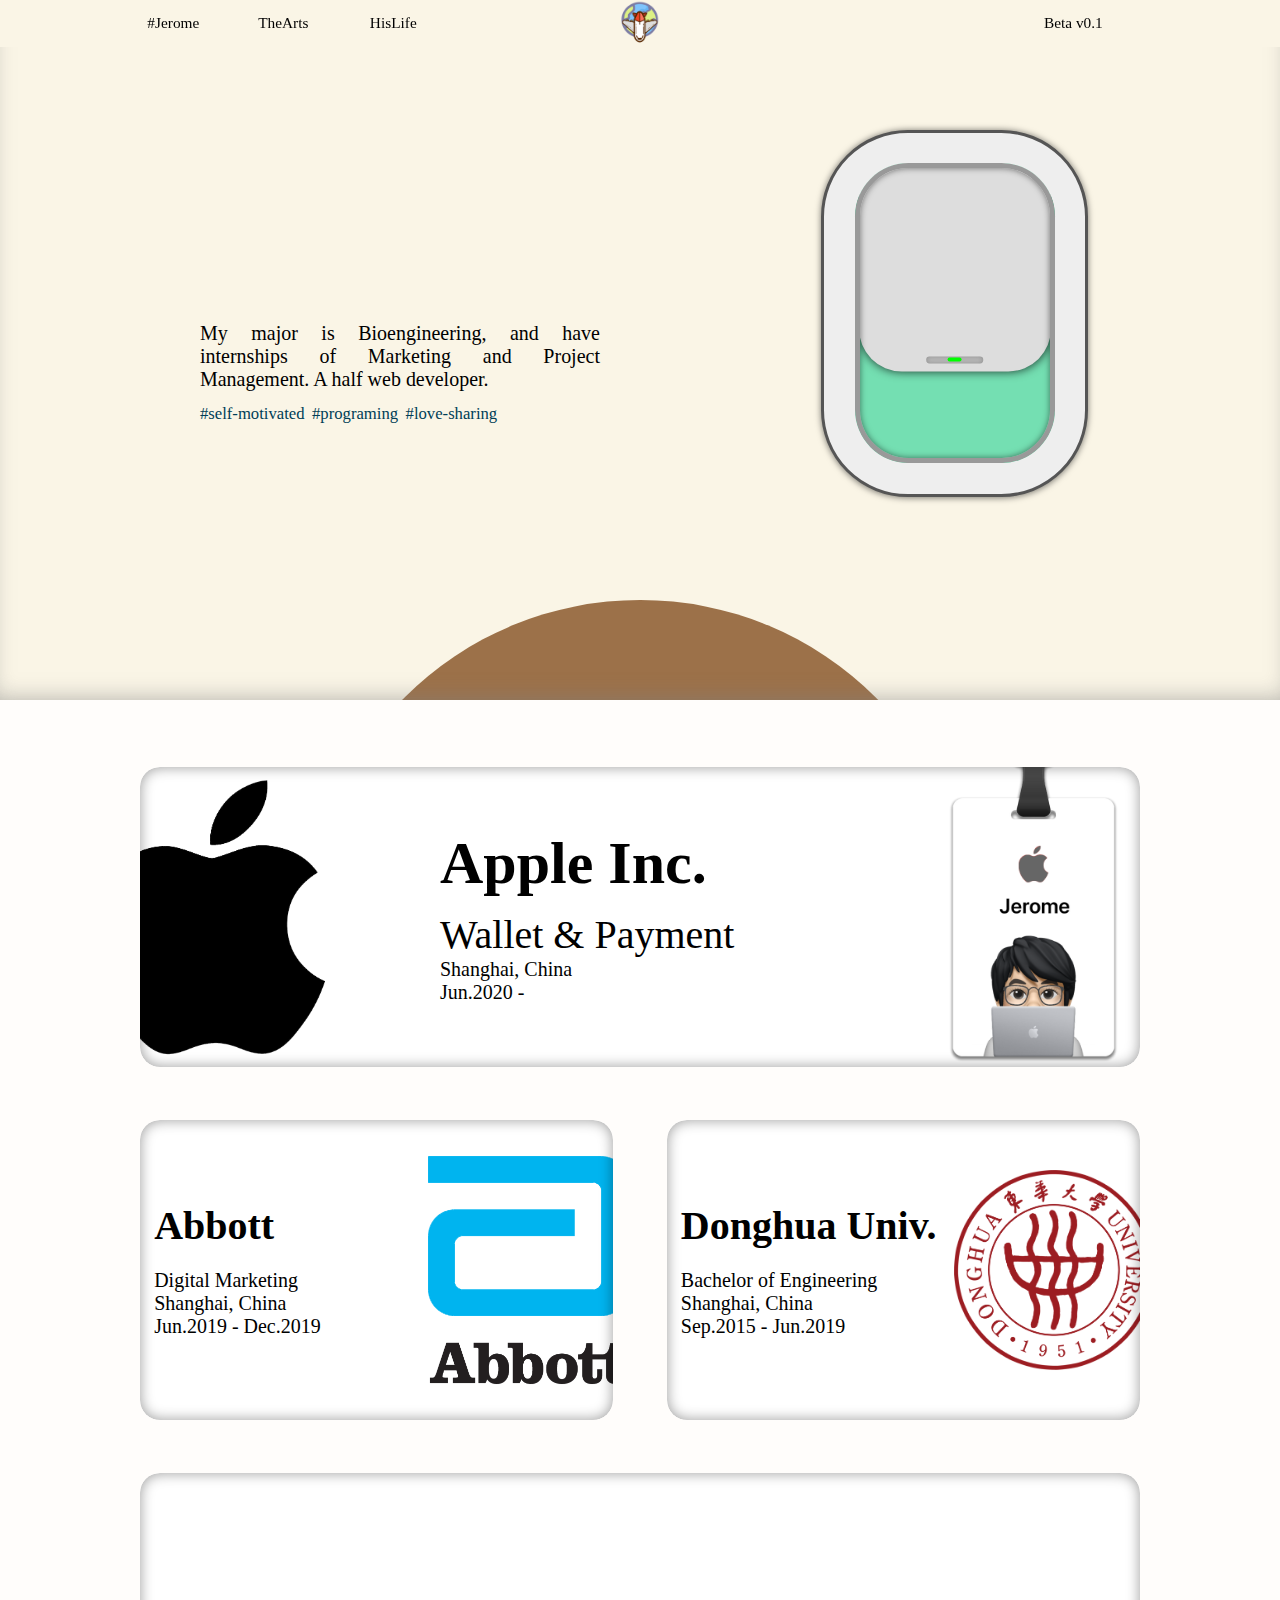
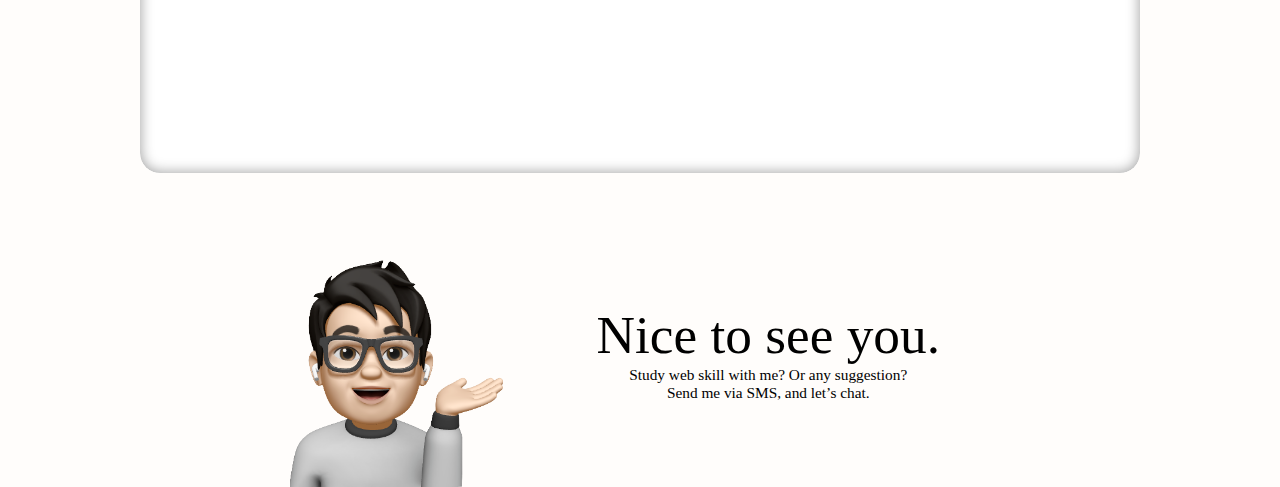
<file: index.html>
<!DOCTYPE html>
<html lang="en">
<head>
    <meta charset="UTF-8">
    <meta name="viewport" content="width=device-width, initial-scale=1.0">
    <title>JeromeGuan</title>
    <link rel="stylesheet" href="./css/index.css">
    <link rel="stylesheet" href="./css/animation.css">
    <script src="./js/index.js"></script>
</head>
<body>

    <!-- 头部：导航栏 + 头部大图 -->
    <!-- 头部：导航栏 -->
    <div class="shade"> test </div>
    <nav id="top-nav"> 

        <ul id="top-nav-btn-box">
            <li class="top-nav-btn">
                #Jerome
            </li>
            <li class="top-nav-btn">
                TheArts
            </li>
            <li class="top-nav-btn">
                HisLife
            </li>
        </ul>

        <div id="top-nav-chase-box">
            <div class="top-nav-chase-earth">
                <img src="./img/gadget-earth.png" alt="">
            </div>
            <div class="top-nav-chase-plane">
                <img src="./img/gadget-plane.png" alt="">
            </div>
        </div>

        <ul id="top-nav-share-box">
            Beta v0.1
        </ul>

    </nav>

    <!-- 头部：头部大图 -->
    <header id="top-header">

        <!-- 【预留】头部：背景大图 -->
        <div id="top-header-bg">

        </div>

        <!-- 头部：组件 -->
        <div id="top-header-imgs">
            <!-- 从左至右，从上至下 -->

            <!-- 旋转地球组件 -->
            <div id="top-header-earth">

            </div>

            <!-- 飞机舷窗部件 -->
            <div id="top-header-plane-window">
                <div class="window">
                    <div class="window-curtain">
                        <div class="curtain-handle">
                            <div class="curtain-light"></div>
                        </div>
                    </div>
                    <div class="window-inner-border"></div>
                </div>
            </div>

        </div>

        <!-- 头部：文本内容 -->
        <div id="top-header-content">

            <!-- 头部：Hi there, ... -->
            <div id="top-header-title">
                <p>
                    <span class="word"><i class="word-1">Hi</i></span>
                    <span class="space"></span>
                    <span class="word"><i class="word-2">there</i></span>
                    <span class="word"><i class="word-3">,</i></span>
                    <br/>
                </p>
                <p>
                    <span class="word"><i class="word-4">l'm</i></span>
                    <span class="space"></span>
                    <span class="word"><i class="word-5">Jerome</i></span>
                    <span class="space"></span>
                    <span class="word"><i class="word-6">Guan</i></span>
                    <span class="word"><i class="word-7">.</i></span>
                </p>
            </div>

            <!-- 头部：自我介绍 + 标签 -->
            <div id="top-header-text">
                My major is Bioengineering, and have internships of Marketing and Project Management. A half web developer. 
                <div class="tag-box">
                    <span class="hashtag">#self-motivated</span>
                    <span class="hashtag">#programing</span>
                    <span class="hashtag">#love-sharing</span>
                </div>
            </div>
        </div>

        <!-- 【固定装饰】头部：最上层阴影
        <div id="top-header-shadow"></div> -->

    </header>
    <!-- 头部结束 -->

    <!-- 内容部分：版心1500  -->
    <section id="mid-main">
        <div id="current-job" class="mid-main-long-box">
            <img src="./img/apple-logo.png" alt="" class="apple-logo">
            <div class="current-job-content">
                <div class="job-company">
                    Apple Inc.
                </div>
                <div class="job-title">
                    Wallet & Payment
                </div>
                <div class="job-location">
                    Shanghai, China
                </div>
                <div class="job-duration">
                    Jun.2020 - 
                </div>
            </div>
            <img src="./img/badge3.png" alt="" class="badge">

            <!-- 盒子内阴影 -->
            <div class="main-box-shadow long-box-shadow"></div>
        </div>

        <div class="short-box-container">
            <div id="past-job" class="mid-main-short-box left-box">
                <div class="past-job-content short-box-content">
                    <div class="job-company short-box-text-1">
                        Abbott
                    </div>
                    <div class="job-title short-box-text-2">
                        Digital Marketing
                    </div>
                    <div class="job-location short-box-text-3">
                        Shanghai, China
                    </div>
                    <div class="job-duration short-box-text-4">
                        Jun.2019 - Dec.2019
                    </div>
                </div>
                <img src="./img/abbott-logo.png" alt="" class="abbott-logo short-box-img">
                <!-- 短盒子内阴影 -->
                <div class="main-box-shadow short-box-shadow"></div>
            </div>
    
            <div id="education" class="mid-main-short-box right-box">
                <div class="education-content short-box-content">
                    <div class="edu-school short-box-text-1">
                        Donghua Univ.
                    </div>
                    <div class="edu-degree short-box-text-2">
                        Bachelor of Engineering
                    </div>
                    <div class="edu-location short-box-text-3">
                        Shanghai, China
                    </div>
                    <div class="edu-period short-box-text-4">
                        Sep.2015 - Jun.2019
                    </div>
                </div>
                <img src="./img/donghua-logo.png" alt="" class="donghua-logo short-box-img">
                <!-- 短盒子内阴影 -->
                <div class="main-box-shadow short-box-shadow"></div>
            </div>
        </div>

        <div id="work-gallery" class="mid-main-long-box">


            <!-- 盒子内阴影 -->
            <div class="main-box-shadow long-box-shadow"></div>
        </div>

    </section>

    <footer>
            <div id="footer-animoji">
                <img src="./img/service-animoji.png" alt="">
            </div>
            <div id="footer-content">
                <div class="footer-title">
                    Nice to see you.
                </div>
                <div class="footer-text">
                    Study web skill with me? Or any suggestion?
                    <br/>
                    Send me via SMS, and let’s chat.
                </div>
            </div>
    </footer>
    
</body>
</html>
</file>
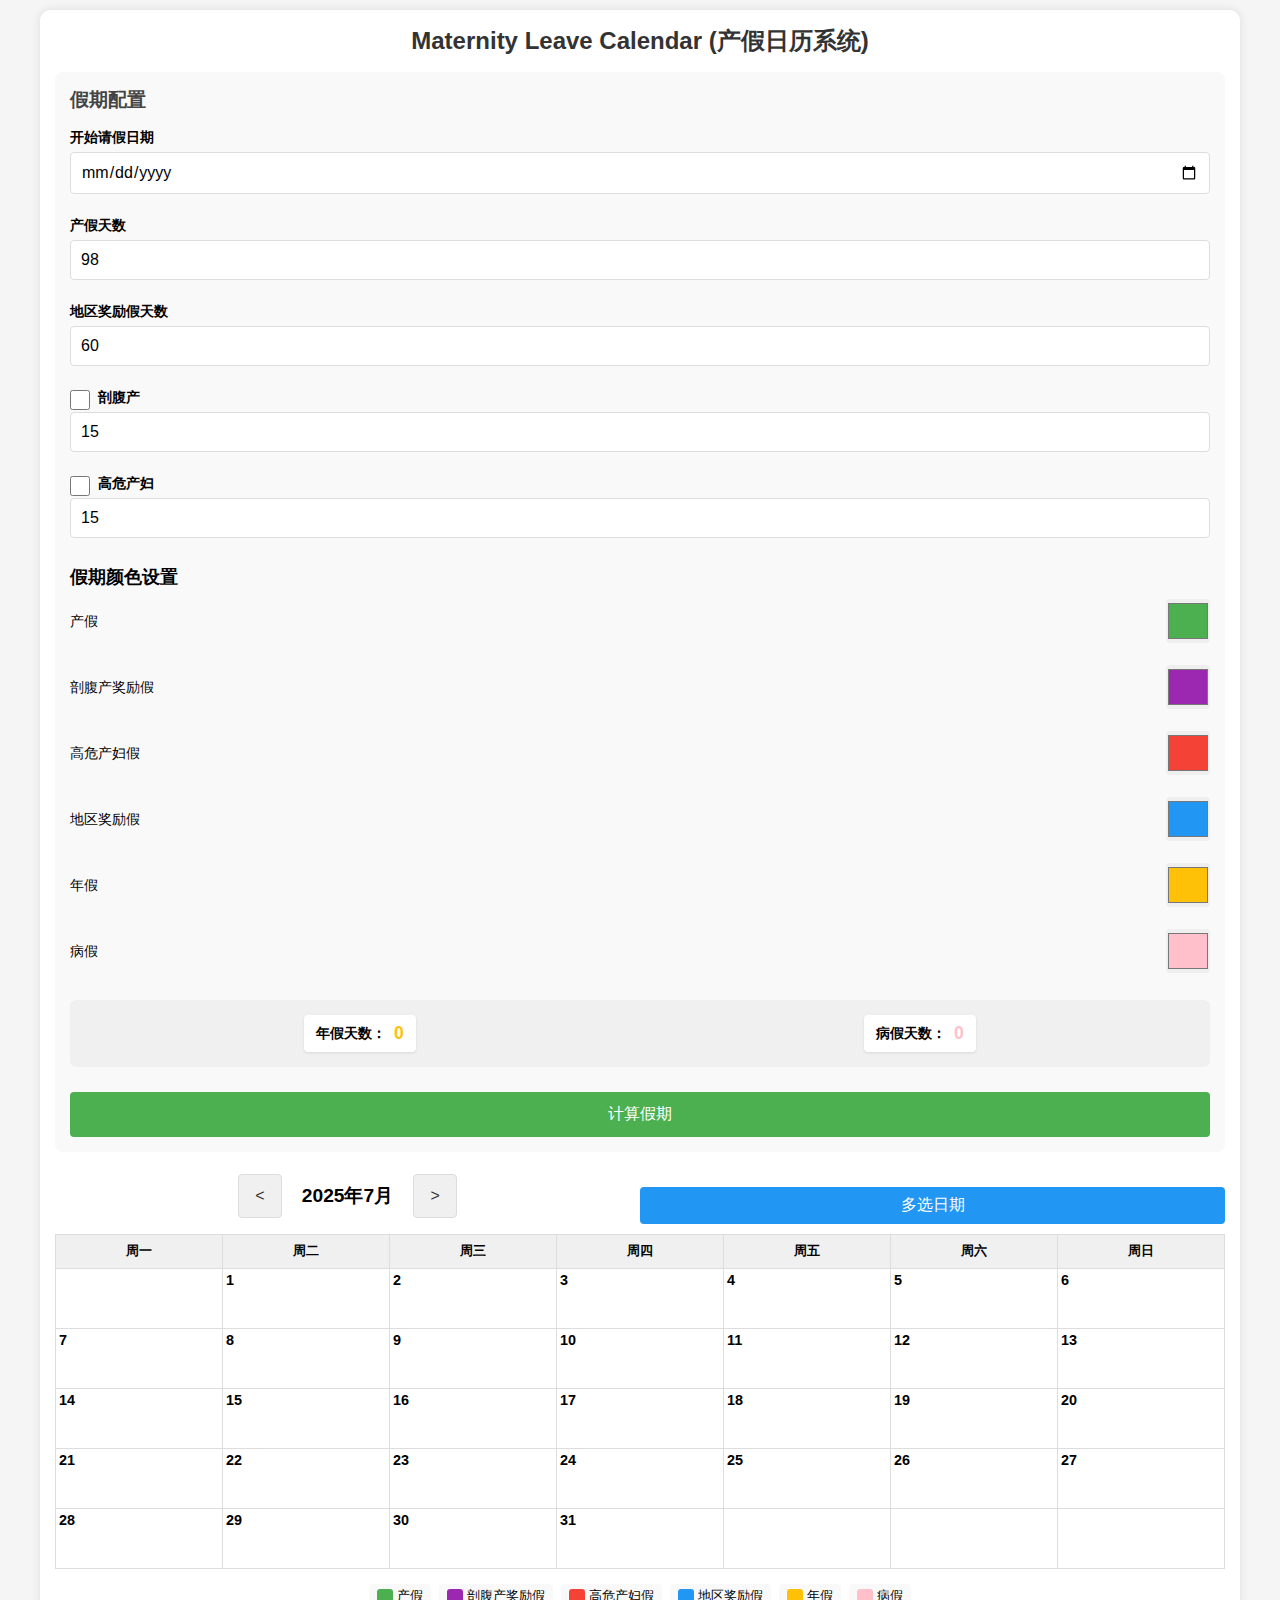
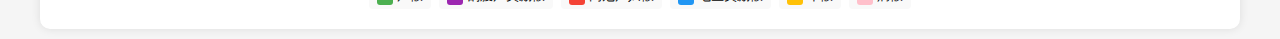
<file: Tools/MaternityLeaveCalendar.html>
<!DOCTYPE html>
<html lang="en">
<head>
  <meta charset="UTF-8">
  <meta name="viewport" content="width=device-width, initial-scale=1.0, maximum-scale=1.0, user-scalable=no">
  <meta name="theme-color" content="#ffffff">
  <meta name="mobile-web-app-capable" content="yes">
  <meta name="apple-mobile-web-app-capable" content="yes">
  <meta name="apple-mobile-web-app-status-bar-style" content="default">
  <meta name="format-detection" content="telephone=no">
  <meta name="apple-touch-fullscreen" content="yes">
  <title>Maternity Leave Calendar (产假日历系统)</title>
  <style>
    /* Basic reset */
    * {
      margin: 0;
      padding: 0;
      box-sizing: border-box;
      font-family: Arial, sans-serif;
      -webkit-tap-highlight-color: transparent;
    }

    body {
      padding: 10px;
      background-color: #f5f5f5;
    }

    .container {
      width: 100%;
      max-width: 1200px;
      margin: 0 auto;
      background-color: white;
      border-radius: 10px;
      box-shadow: 0 0 10px rgba(0, 0, 0, 0.1);
      padding: 15px;
      overflow-x: hidden;
    }

    h1 {
      text-align: center;
      margin-bottom: 15px;
      color: #333;
      font-size: 1.5rem;
    }

    /* Configuration panel */
    .config-panel {
      background-color: #f9f9f9;
      padding: 15px;
      border-radius: 8px;
      margin-bottom: 15px;
    }

    .config-panel h2 {
      margin-bottom: 15px;
      color: #444;
      font-size: 1.2rem;
    }

    .config-panel h3 {
      margin: 15px 0 10px;
      font-size: 1.1rem;
    }

    .form-group {
      margin-bottom: 12px;
      width: 100%;
    }

    .form-group label {
      display: block;
      margin-bottom: 5px;
      font-weight: bold;
      font-size: 0.9rem;
    }

    .form-row {
      display: flex;
      flex-wrap: wrap;
      gap: 10px;
      margin-bottom: 10px;
    }

    .form-group input[type="date"],
    .form-group input[type="number"] {
      width: 100%;
      padding: 10px;
      border: 1px solid #ddd;
      border-radius: 4px;
      font-size: 16px; /* Prevents iOS zoom on focus */
    }

    .form-group input[type="color"] {
      width: 44px;
      height: 44px;
      border: none;
      border-radius: 4px;
      cursor: pointer;
    }

    .color-picker-container {
      display: flex;
      align-items: center;
      gap: 10px;
    }

    .color-label {
      flex: 1;
      font-size: 0.9rem;
    }

    .checkbox-group {
      display: flex;
      align-items: center;
      gap: 8px;
    }

    .checkbox-group input[type="checkbox"] {
      width: 20px;
      height: 20px;
    }

    button {
      background-color: #4CAF50;
      color: white;
      border: none;
      padding: 12px 20px;
      border-radius: 4px;
      cursor: pointer;
      font-size: 16px;
      transition: background-color 0.3s;
      width: 100%;
      margin-top: 10px;
      -webkit-appearance: none; /* Fixes rendering on iOS */
    }

    button:hover, button:active {
      background-color: #45a049;
    }

    /* Leave count display */
    .leave-count-display {
      margin: 15px 0;
      padding: 10px;
      background-color: #f0f0f0;
      border-radius: 6px;
      display: flex;
      justify-content: space-around;
      flex-wrap: wrap;
    }

    .leave-count-item {
      padding: 8px 12px;
      margin: 5px;
      background-color: white;
      border-radius: 4px;
      box-shadow: 0 1px 3px rgba(0,0,0,0.1);
      display: flex;
      align-items: center;
      gap: 8px;
    }

    .leave-count-label {
      font-weight: bold;
      font-size: 0.9rem;
    }

    #annual-leave-count {
      color: #FFC107;
      font-weight: bold;
      font-size: 1.1rem;
    }

    #sick-leave-count {
      color: #FFC0CB;
      font-weight: bold;
      font-size: 1.1rem;
    }

    /* Calendar view */
    .calendar-container {
      margin-top: 15px;
      overflow-x: auto; /* Allow horizontal scrolling if needed */
    }

    .calendar-header {
      display: flex;
      justify-content: space-between;
      align-items: center;
      margin-bottom: 10px;
    }

    .month-selector {
      display: flex;
      align-items: center;
      gap: 10px;
      width: 100%;
      justify-content: center;
    }

    .month-selector h2 {
      font-size: 1.2rem;
      margin: 0 10px;
    }

    .month-selector button {
      background-color: #f0f0f0;
      color: #333;
      border: 1px solid #ddd;
      padding: 10px 15px;
      width: auto;
      margin: 0;
      min-width: 44px;
      height: 44px;
      display: flex;
      align-items: center;
      justify-content: center;
    }

    .month-selector button:hover, .month-selector button:active {
      background-color: #e0e0e0;
    }

    /* Multi-select styles */
    .multi-select-container {
      display: flex;
      justify-content: center;
      margin-top: 10px;
      width: 100%;
    }

    #multi-select-btn {
      background-color: #2196F3;
      color: white;
      padding: 8px 15px;
      border-radius: 4px;
      cursor: pointer;
      transition: background-color 0.3s;
    }

    #multi-select-btn.active {
      background-color: #f44336;
    }

    .multi-select-mode .calendar td {
      cursor: pointer;
    }

    .date-selected {
      background-color: #f0f0f0 !important;
    }

    .calendar {
      width: 100%;
      border-collapse: collapse;
      table-layout: fixed;
    }

    .calendar th {
      background-color: #f0f0f0;
      padding: 8px 2px;
      text-align: center;
      border: 1px solid #ddd;
      font-size: 0.8rem;
    }

    .calendar td {
      height: 60px;
      width: 14.28%;
      border: 1px solid #ddd;
      vertical-align: top;
      padding: 3px;
      position: relative;
      overflow: hidden;
    }

    .date-number {
      font-weight: bold;
      margin-bottom: 3px;
      font-size: 0.9rem;
    }

    .leave-count {
      font-size: 12px;
      position: absolute;
      bottom: 3px;
      right: 3px;
    }

    .leave-type {
      font-size: 10px;
      margin-top: 3px;
    }

    /* Media queries for responsive design */
    @media screen and (max-width: 600px) {
      .calendar td {
        height: 50px;
        padding: 2px;
      }

      .date-number {
        font-size: 0.8rem;
        margin-bottom: 2px;
      }

      .leave-count {
        font-size: 10px;
      }

      .leave-type {
        font-size: 9px;
      }

      .calendar th {
        padding: 5px 1px;
        font-size: 0.7rem;
      }
    }

    /* Legend */
    .legend {
      margin-top: 15px;
      display: flex;
      flex-wrap: wrap;
      gap: 8px;
      justify-content: center;
    }

    .legend-item {
      display: flex;
      align-items: center;
      gap: 4px;
      margin-bottom: 5px;
      padding: 4px 8px;
      background-color: #f9f9f9;
      border-radius: 4px;
    }

    .legend-item span {
      font-size: 0.8rem;
    }

    .legend-color {
      width: 16px;
      height: 16px;
      border-radius: 3px;
      flex-shrink: 0;
    }

    /* Additional media queries */
    @media screen and (max-width: 480px) {
      body {
        padding: 5px;
      }

      .container {
        padding: 10px;
        border-radius: 5px;
      }

      h1 {
        font-size: 1.3rem;
        margin-bottom: 10px;
      }

      .config-panel {
        padding: 10px;
      }

      .config-panel h2 {
        font-size: 1.1rem;
      }

      .config-panel h3 {
        font-size: 1rem;
      }

      .form-row {
        flex-direction: column;
        gap: 8px;
      }

      .form-group {
        margin-bottom: 8px;
      }

      .legend-item {
        padding: 3px 6px;
      }

      .legend-item span {
        font-size: 0.7rem;
      }

      .leave-count-display {
        margin: 10px 0;
        padding: 8px;
      }

      .leave-count-item {
        padding: 6px 10px;
        margin: 3px;
        width: calc(50% - 6px);
      }

      .leave-count-label {
        font-size: 0.8rem;
      }

      #annual-leave-count, #sick-leave-count {
        font-size: 1rem;
      }
    }

    /* iOS Safari specific fixes */
    @supports (-webkit-touch-callout: none) {
      /* Enable momentum scrolling */
      body {
        -webkit-overflow-scrolling: touch;
      }

      /* Fix for iOS input styling */
      input {
        -webkit-appearance: none;
        border-radius: 4px;
      }

      /* Fix for iOS date inputs */
      input[type="date"] {
        min-height: 44px;
        line-height: normal;
      }

      /* Fix for iOS button styling */
      button {
        cursor: pointer;
        -webkit-touch-callout: none;
      }

      /* Fix for iOS tap delay */
      a, button, input, select, textarea, label {
        touch-action: manipulation;
      }
    }
  </style>
</head>
<body>
<div class="container">
  <h1>Maternity Leave Calendar (产假日历系统)</h1>

  <!-- Configuration Panel -->
  <div class="config-panel">
    <h2>假期配置</h2>
    <div class="form-row">
      <div class="form-group">
        <label for="start-date">开始请假日期</label>
        <input type="date" id="start-date" min="2025-07-01" max="2026-08-31">
      </div>
      <div class="form-group">
        <label for="maternity-days">产假天数</label>
        <input type="number" id="maternity-days" value="98" min="0">
      </div>
      <div class="form-group">
        <label for="regional-bonus-days">地区奖励假天数</label>
        <input type="number" id="regional-bonus-days" value="60" min="0">
      </div>
    </div>

    <div class="form-row">
      <div class="form-group">
        <div class="checkbox-group">
          <input type="checkbox" id="c-section-checkbox">
          <label for="c-section-checkbox">剖腹产</label>
        </div>
        <input type="number" id="c-section-days" value="15" min="0">
      </div>
      <div class="form-group">
        <div class="checkbox-group">
          <input type="checkbox" id="high-risk-checkbox">
          <label for="high-risk-checkbox">高危产妇</label>
        </div>
        <input type="number" id="high-risk-days" value="15" min="0">
      </div>
    </div>

    <h3>假期颜色设置</h3>
    <div class="form-row">
      <div class="form-group">
        <div class="color-picker-container">
          <span class="color-label">产假</span>
          <input type="color" id="maternity-color" value="#4CAF50">
        </div>
      </div>
      <div class="form-group">
        <div class="color-picker-container">
          <span class="color-label">剖腹产奖励假</span>
          <input type="color" id="c-section-color" value="#9C27B0">
        </div>
      </div>
      <div class="form-group">
        <div class="color-picker-container">
          <span class="color-label">高危产妇假</span>
          <input type="color" id="high-risk-color" value="#F44336">
        </div>
      </div>
    </div>

    <div class="form-row">
      <div class="form-group">
        <div class="color-picker-container">
          <span class="color-label">地区奖励假</span>
          <input type="color" id="regional-bonus-color" value="#2196F3">
        </div>
      </div>
      <div class="form-group">
        <div class="color-picker-container">
          <span class="color-label">年假</span>
          <input type="color" id="annual-leave-color" value="#FFC107">
        </div>
      </div>
      <div class="form-group">
        <div class="color-picker-container">
          <span class="color-label">病假</span>
          <input type="color" id="sick-leave-color" value="#FFC0CB">
        </div>
      </div>
    </div>

    <!-- Leave Count Display -->
    <div class="leave-count-display">
      <div class="leave-count-item">
        <span class="leave-count-label">年假天数：</span>
        <span id="annual-leave-count">0</span>
      </div>
      <div class="leave-count-item">
        <span class="leave-count-label">病假天数：</span>
        <span id="sick-leave-count">0</span>
      </div>
    </div>

    <button id="calculate-btn">计算假期</button>
  </div>

  <!-- Calendar View -->
  <div class="calendar-container">
    <div class="calendar-header">
      <div class="month-selector">
        <button id="prev-month">&lt;</button>
        <h2 id="current-month">2025年7月</h2>
        <button id="next-month">&gt;</button>
      </div>
      <div class="multi-select-container">
        <button id="multi-select-btn">多选日期</button>
      </div>
    </div>

    <table class="calendar">
      <thead>
      <tr>
        <th>周一</th>
        <th>周二</th>
        <th>周三</th>
        <th>周四</th>
        <th>周五</th>
        <th>周六</th>
        <th>周日</th>
      </tr>
      </thead>
      <tbody id="calendar-body">
      <!-- Calendar cells will be generated by JavaScript -->
      </tbody>
    </table>
  </div>

  <!-- Legend -->
  <div class="legend">
    <div class="legend-item">
      <div class="legend-color" style="background-color: #4CAF50;"></div>
      <span>产假</span>
    </div>
    <div class="legend-item">
      <div class="legend-color" style="background-color: #9C27B0;"></div>
      <span>剖腹产奖励假</span>
    </div>
    <div class="legend-item">
      <div class="legend-color" style="background-color: #F44336;"></div>
      <span>高危产妇假</span>
    </div>
    <div class="legend-item">
      <div class="legend-color" style="background-color: #2196F3;"></div>
      <span>地区奖励假</span>
    </div>
    <div class="legend-item">
      <div class="legend-color" style="background-color: #FFC107;"></div>
      <span>年假</span>
    </div>
    <div class="legend-item">
      <div class="legend-color" style="background-color: #FFC0CB;"></div>
      <span>病假</span>
    </div>
  </div>
</div>

<script>
  // Maternity Leave Calendar JavaScript

  // Constants for date range
  const START_YEAR = 2025;
  const START_MONTH = 6; // July (0-indexed)
  const END_YEAR = 2026;
  const END_MONTH = 7; // August (0-indexed)

  // Public holidays
  const PUBLIC_HOLIDAYS = [
    { date: new Date(2026, 5, 19), name: "端午节" },
    { date: new Date(2025, 9, 6), name: "中秋节" },
    { date: new Date(2025, 9, 4), name: "国庆节" },
    { date: new Date(2025, 9, 5), name: "国庆节" },
    { date: new Date(2025, 9, 7), name: "国庆节" },
    { date: new Date(2025, 9, 8), name: "国庆节" },
    { date: new Date(2026, 0, 1), name: "元旦节" },
    { date: new Date(2026, 1, 16), name: "春节" },
    { date: new Date(2026, 1, 17), name: "春节" },
    { date: new Date(2026, 1, 18), name: "春节" },
    { date: new Date(2026, 1, 19), name: "春节" },
    { date: new Date(2026, 3, 5), name: "清明节" },
    { date: new Date(2026, 4, 1), name: "劳动节" },
    { date: new Date(2026, 4, 2), name: "劳动节" },
    { date: new Date(2025, 9, 1), name: "国庆节" },
    { date: new Date(2025, 9, 2), name: "国庆节" },
    { date: new Date(2025, 9, 3), name: "国庆节" }
  ];

  // Global variables
  let currentYear = START_YEAR;
  let currentMonth = START_MONTH;
  let leaveData = {}; // Store leave data for each date
  let userDefinedLeaves = {}; // Store user-defined annual and sick leaves
  let annualLeaveCount = 0; // Track total annual leave days
  let sickLeaveCount = 0; // Track total sick leave days

  // Multi-select variables
  let isMultiSelectMode = false; // Track if multi-select mode is active
  let firstSelectedDate = null; // First selected date in range
  let secondSelectedDate = null; // Second selected date in range
  let selectedDateRange = []; // Array of dates in the selected range

  // DOM elements
  const calendarBody = document.getElementById('calendar-body');
  const currentMonthElement = document.getElementById('current-month');
  const prevMonthButton = document.getElementById('prev-month');
  const nextMonthButton = document.getElementById('next-month');
  const calculateButton = document.getElementById('calculate-btn');
  const multiSelectButton = document.getElementById('multi-select-btn');

  // Update the leave count display
  function updateLeaveCountDisplay() {
    document.getElementById('annual-leave-count').textContent = annualLeaveCount;
    document.getElementById('sick-leave-count').textContent = sickLeaveCount;
  }

  // Initialize leave counts based on existing data
  function initializeLeaveCounters() {
    annualLeaveCount = 0;
    sickLeaveCount = 0;

    // Count existing annual and sick leaves
    for (const dateString in userDefinedLeaves) {
      if (userDefinedLeaves[dateString] === 'annual') {
        annualLeaveCount++;
      } else if (userDefinedLeaves[dateString] === 'sick') {
        sickLeaveCount++;
      }
    }

    updateLeaveCountDisplay();
  }

  // Initialize the calendar
  document.addEventListener('DOMContentLoaded', function() {
    renderCalendar(currentYear, currentMonth);
    setupEventListeners();
    initializeLeaveCounters(); // Initialize leave counters and display
  });

  // Set up event listeners
  function setupEventListeners() {
    prevMonthButton.addEventListener('click', navigateToPreviousMonth);
    nextMonthButton.addEventListener('click', navigateToNextMonth);
    calculateButton.addEventListener('click', calculateLeaves);
    multiSelectButton.addEventListener('click', toggleMultiSelectMode);
  }

  // Toggle multi-select mode
  function toggleMultiSelectMode() {
    isMultiSelectMode = !isMultiSelectMode;

    // Toggle button appearance
    if (isMultiSelectMode) {
      multiSelectButton.classList.add('active');
      multiSelectButton.textContent = '退出多选';
      document.body.classList.add('multi-select-mode');

      // Reset selection variables
      firstSelectedDate = null;
      secondSelectedDate = null;
      selectedDateRange = [];
    } else {
      multiSelectButton.classList.remove('active');
      multiSelectButton.textContent = '多选日期';
      document.body.classList.remove('multi-select-mode');

      // Clear any highlighted cells and restore original colors
      const highlightedCells = document.querySelectorAll('.date-selected');
      highlightedCells.forEach(cell => {
        cell.classList.remove('date-selected');

        // Get the date string from the cell
        const dateString = cell.getAttribute('data-date');

        // Only restore color if the cell doesn't have a leave type
        if (dateString && (!leaveData[dateString] || 
            (leaveData[dateString].type !== 'maternity' && 
             leaveData[dateString].type !== 'regional-bonus' && 
             leaveData[dateString].type !== 'c-section' && 
             leaveData[dateString].type !== 'high-risk'))) {
          // Remove any background color that was added for selection
          cell.style.backgroundColor = leaveData[dateString] ? leaveData[dateString].color : '';
        }
      });
    }

    // Re-render the calendar to update cell click handlers
    renderCalendar(currentYear, currentMonth);
  }

  // Handle date selection in multi-select mode
  function handleDateSelection(dateString) {
    if (!firstSelectedDate) {
      // First date selection
      firstSelectedDate = dateString;
      selectedDateRange = [dateString];

      // Highlight the selected cell
      const cell = document.querySelector(`td[data-date="${dateString}"]`);
      if (cell) {
        cell.classList.add('date-selected');
      }
    } else if (!secondSelectedDate) {
      // Second date selection
      secondSelectedDate = dateString;

      // Determine start and end dates (ensure chronological order)
      const startDate = new Date(firstSelectedDate);
      const endDate = new Date(dateString);

      let rangeStart, rangeEnd;
      if (startDate <= endDate) {
        rangeStart = startDate;
        rangeEnd = endDate;
      } else {
        rangeStart = endDate;
        rangeEnd = startDate;
      }

      // Generate array of dates in the range
      selectedDateRange = [];
      const currentDate = new Date(rangeStart);
      while (currentDate <= rangeEnd) {
        const currentDateString = formatDate(currentDate);

        // Check if this date can be selected (not maternity, regional bonus, etc.)
        const canBeSelected = !leaveData[currentDateString] || 
                             (leaveData[currentDateString].type === 'annual' || 
                              leaveData[currentDateString].type === 'sick' ||
                              leaveData[currentDateString].type === undefined);

        if (canBeSelected) {
          selectedDateRange.push(currentDateString);
        }

        // Move to next day
        currentDate.setDate(currentDate.getDate() + 1);
      }

      // Highlight all cells in the range
      selectedDateRange.forEach(date => {
        const cell = document.querySelector(`td[data-date="${date}"]`);
        if (cell) {
          cell.classList.add('date-selected');
        }
      });

      // Show context menu for applying leave type to the range
      if (selectedDateRange.length > 0) {
        showRangeContextMenu();
      }
    }
  }

  // Show context menu for applying leave type to the selected range
  function showRangeContextMenu() {
    // Remove any existing context menu
    const existingMenu = document.querySelector('.leave-context-menu');
    if (existingMenu) {
      existingMenu.remove();
    }

    // Create context menu
    const contextMenu = document.createElement('div');
    contextMenu.className = 'leave-context-menu';
    contextMenu.style.position = 'fixed';
    contextMenu.style.backgroundColor = 'white';
    contextMenu.style.border = '1px solid #ddd';
    contextMenu.style.borderRadius = '8px';
    contextMenu.style.padding = '8px';
    contextMenu.style.boxShadow = '0 4px 10px rgba(0,0,0,0.2)';
    contextMenu.style.zIndex = '1000';
    contextMenu.style.width = 'auto';
    contextMenu.style.minWidth = '200px';

    // Position in the center of the screen
    const windowWidth = window.innerWidth;
    const windowHeight = window.innerHeight;
    contextMenu.style.left = `${(windowWidth - 200) / 2}px`;
    contextMenu.style.top = `${(windowHeight - 150) / 2}px`;

    // Create option styles
    const optionStyle = `
        padding: 12px 15px;
        cursor: pointer;
        border-bottom: 1px solid #eee;
        font-size: 16px;
        text-align: center;
        transition: background-color 0.2s;
    `;

    // Add title
    const title = document.createElement('div');
    title.textContent = `已选择 ${selectedDateRange.length} 天`;
    title.style.cssText = `
        padding: 10px;
        font-weight: bold;
        text-align: center;
        border-bottom: 1px solid #eee;
        margin-bottom: 5px;
    `;
    contextMenu.appendChild(title);

    // Add options
    const annualLeaveOption = document.createElement('div');
    annualLeaveOption.textContent = '设置为年假';
    annualLeaveOption.style.cssText = optionStyle;
    annualLeaveOption.addEventListener('click', function() {
      applyLeaveTypeToRange('annual');
      contextMenu.remove();
    });

    const sickLeaveOption = document.createElement('div');
    sickLeaveOption.textContent = '设置为病假';
    sickLeaveOption.style.cssText = optionStyle;
    sickLeaveOption.addEventListener('click', function() {
      applyLeaveTypeToRange('sick');
      contextMenu.remove();
    });

    const clearLeaveOption = document.createElement('div');
    clearLeaveOption.textContent = '清除假期';
    clearLeaveOption.style.cssText = optionStyle;
    clearLeaveOption.addEventListener('click', function() {
      applyLeaveTypeToRange(null); // null will clear the leave
      contextMenu.remove();
    });

    const cancelOption = document.createElement('div');
    cancelOption.textContent = '取消';
    cancelOption.style.cssText = optionStyle;
    cancelOption.style.borderBottom = 'none';
    cancelOption.addEventListener('click', function() {
      // Clear selection
      firstSelectedDate = null;
      secondSelectedDate = null;

      // Clear highlighted cells
      const highlightedCells = document.querySelectorAll('.date-selected');
      highlightedCells.forEach(cell => {
        cell.classList.remove('date-selected');
      });

      selectedDateRange = [];
      contextMenu.remove();
    });

    // Add touch feedback
    const addTouchFeedback = (element) => {
      element.addEventListener('touchstart', function() {
        this.style.backgroundColor = '#f0f0f0';
      });
      element.addEventListener('touchend', function() {
        this.style.backgroundColor = 'transparent';
      });
      element.addEventListener('mousedown', function() {
        this.style.backgroundColor = '#f0f0f0';
      });
      element.addEventListener('mouseup', function() {
        this.style.backgroundColor = 'transparent';
      });
    };

    addTouchFeedback(annualLeaveOption);
    addTouchFeedback(sickLeaveOption);
    addTouchFeedback(clearLeaveOption);
    addTouchFeedback(cancelOption);

    contextMenu.appendChild(annualLeaveOption);
    contextMenu.appendChild(sickLeaveOption);
    contextMenu.appendChild(clearLeaveOption);
    contextMenu.appendChild(cancelOption);

    document.body.appendChild(contextMenu);
  }

  // Apply leave type to the selected range
  function applyLeaveTypeToRange(leaveType) {
    if (selectedDateRange.length === 0) return;

    for (const dateString of selectedDateRange) {
      const date = new Date(dateString);
      const dayOfWeek = date.getDay(); // 0 = Sunday, 6 = Saturday

      // For annual leave, skip weekends
      if (leaveType === 'annual' && (dayOfWeek === 0 || dayOfWeek === 6)) {
        continue;
      }

      // Apply leave type to this date
      setUserDefinedLeave(dateString, leaveType);
    }

    // Reset selection variables
    firstSelectedDate = null;
    secondSelectedDate = null;
    selectedDateRange = [];

    // Exit multi-select mode
    toggleMultiSelectMode();
  }

  // Navigate to previous month
  function navigateToPreviousMonth() {
    if (currentYear === START_YEAR && currentMonth === START_MONTH) {
      return; // Don't go before July 2025
    }

    currentMonth--;
    if (currentMonth < 0) {
      currentMonth = 11;
      currentYear--;
    }

    renderCalendar(currentYear, currentMonth);
  }

  // Navigate to next month
  function navigateToNextMonth() {
    if (currentYear === END_YEAR && currentMonth === END_MONTH) {
      return; // Don't go after May 2026
    }

    currentMonth++;
    if (currentMonth > 11) {
      currentMonth = 0;
      currentYear++;
    }

    renderCalendar(currentYear, currentMonth);
  }

  // Render the calendar for a specific month
  function renderCalendar(year, month) {
    // Update the current month display
    const monthNames = ['1月', '2月', '3月', '4月', '5月', '6月', '7月', '8月', '9月', '10月', '11月', '12月'];
    currentMonthElement.textContent = `${year}年${monthNames[month]}`;

    // Clear the calendar
    calendarBody.innerHTML = '';

    // Get the first day of the month (0 = Sunday, 1 = Monday, ..., 6 = Saturday)
    const firstDay = new Date(year, month, 1).getDay();
    // Adjust for Monday as first day of week (0 = Monday, 1 = Tuesday, ..., 6 = Sunday)
    const firstDayAdjusted = (firstDay === 0) ? 6 : firstDay - 1;

    // Get the number of days in the month
    const daysInMonth = new Date(year, month + 1, 0).getDate();

    // Create calendar rows
    let date = 1;
    for (let i = 0; i < 6; i++) { // Maximum 6 rows
      // Create a row
      const row = document.createElement('tr');

      // Create cells for each day of the week
      for (let j = 0; j < 7; j++) {
        const cell = document.createElement('td');

        if (i === 0 && j < firstDayAdjusted) {
          // Empty cells before the first day of the month
          cell.textContent = '';
        } else if (date > daysInMonth) {
          // Empty cells after the last day of the month
          cell.textContent = '';
        } else {
          // Create the date cell
          const dateObj = new Date(year, month, date);
          const dateString = formatDate(dateObj);

          // Create date number element
          const dateNumber = document.createElement('div');
          dateNumber.className = 'date-number';
          dateNumber.textContent = date;
          cell.appendChild(dateNumber);

          // Add data attribute for date
          cell.setAttribute('data-date', dateString);

          // Check if this date has leave data
          if (leaveData[dateString]) {
            // Set background color based on leave type
            cell.style.backgroundColor = leaveData[dateString].color;

            // Add leave count if applicable
            if (leaveData[dateString].count) {
              const leaveCount = document.createElement('div');
              leaveCount.className = 'leave-count';
              leaveCount.textContent = leaveData[dateString].count;
              cell.appendChild(leaveCount);
            }

            // Add leave type text if it's annual or sick leave
            if (leaveData[dateString].type === 'annual' || leaveData[dateString].type === 'sick') {
              const leaveType = document.createElement('div');
              leaveType.className = 'leave-type';
              leaveType.textContent = leaveData[dateString].type === 'annual' ? '年假' : '病假';
              cell.appendChild(leaveType);
            }
          }

          // Check if this is a public holiday
          const isHoliday = PUBLIC_HOLIDAYS.some(holiday =>
                  holiday.date.getFullYear() === dateObj.getFullYear() &&
                  holiday.date.getMonth() === dateObj.getMonth() &&
                  holiday.date.getDate() === dateObj.getDate()
          );

          // Check if this is October 11, 2025 (working day)
          const isWorkingDay = dateObj.getFullYear() === 2025 &&
                  dateObj.getMonth() === 9 &&
                  dateObj.getDate() === 11;

          if (isHoliday) {
            // Mark public holidays
            cell.style.color = 'red';
            const holidayInfo = PUBLIC_HOLIDAYS.find(holiday =>
                    holiday.date.getFullYear() === dateObj.getFullYear() &&
                    holiday.date.getMonth() === dateObj.getMonth() &&
                    holiday.date.getDate() === dateObj.getDate()
            );

            const holidayName = document.createElement('div');
            holidayName.className = 'leave-type';
            holidayName.textContent = holidayInfo.name;
            holidayName.style.color = 'red';
            cell.appendChild(holidayName);
          } else if (isWorkingDay) {
            // Mark October 11, 2025 as a working day
            const workingDayLabel = document.createElement('div');
            workingDayLabel.className = 'leave-type';
            workingDayLabel.textContent = '工作日';
            workingDayLabel.style.color = 'blue';
            cell.appendChild(workingDayLabel);
          }

          // Check if this date is in the selected range
          if (selectedDateRange.includes(dateString)) {
            cell.classList.add('date-selected');
          }

          // Add click event based on mode
          if (isMultiSelectMode) {
            // Only allow selection if the cell doesn't have maternity, regional bonus, c-section, or high-risk leave
            const canBeSelected = !leaveData[dateString] || 
                                 (leaveData[dateString].type === 'annual' || 
                                  leaveData[dateString].type === 'sick' ||
                                  leaveData[dateString].type === undefined);

            if (canBeSelected) {
              cell.addEventListener('click', function() {
                handleDateSelection(dateString);
              });
            } else {
              cell.style.cursor = 'not-allowed';
            }
          } else {
            // Regular mode - toggle annual/sick leave
            cell.addEventListener('click', function() {
              toggleUserDefinedLeave(dateString);
            });
          }

          date++;
        }

        row.appendChild(cell);
      }

      calendarBody.appendChild(row);

      // Stop if we've displayed all days of the month
      if (date > daysInMonth) {
        break;
      }
    }
  }

  // Toggle user-defined annual/sick leave
  function toggleUserDefinedLeave(dateString) {
    // If there's already calculated leave data for this date, don't allow changes
    if (leaveData[dateString] &&
            (leaveData[dateString].type !== 'annual' &&
                    leaveData[dateString].type !== 'sick' &&
                    leaveData[dateString].type !== undefined)) {
      return;
    }

    // Create a context menu for selecting leave type
    const existingMenu = document.querySelector('.leave-context-menu');
    if (existingMenu) {
      existingMenu.remove();
    }

    const contextMenu = document.createElement('div');
    contextMenu.className = 'leave-context-menu';
    contextMenu.style.position = 'fixed';
    contextMenu.style.backgroundColor = 'white';
    contextMenu.style.border = '1px solid #ddd';
    contextMenu.style.borderRadius = '8px';
    contextMenu.style.padding = '8px';
    contextMenu.style.boxShadow = '0 4px 10px rgba(0,0,0,0.2)';
    contextMenu.style.zIndex = '1000';
    contextMenu.style.width = 'auto';
    contextMenu.style.minWidth = '150px';

    // Get cell position
    const cell = document.querySelector(`td[data-date="${dateString}"]`);
    const rect = cell.getBoundingClientRect();

    // Calculate position to ensure menu is visible on screen
    const windowWidth = window.innerWidth;
    const windowHeight = window.innerHeight;

    // Default position (below the cell)
    let left = rect.left;
    let top = rect.bottom + 5;

    // Check if menu would go off the right edge
    if (left + 150 > windowWidth) {
      left = windowWidth - 160;
    }

    // Check if menu would go off the bottom edge
    if (top + 150 > windowHeight) {
      top = rect.top - 150; // Position above the cell
    }

    // Ensure menu is not positioned off the left or top edge
    left = Math.max(10, left);
    top = Math.max(10, top);

    contextMenu.style.left = `${left}px`;
    contextMenu.style.top = `${top}px`;

    // Create option styles for better touch interaction
    const optionStyle = `
        padding: 12px 15px;
        cursor: pointer;
        border-bottom: 1px solid #eee;
        font-size: 16px;
        text-align: center;
        transition: background-color 0.2s;
    `;

    // Add options
    const annualLeaveOption = document.createElement('div');
    annualLeaveOption.textContent = '年假';
    annualLeaveOption.style.cssText = optionStyle;
    annualLeaveOption.addEventListener('click', function() {
      setUserDefinedLeave(dateString, 'annual');
      contextMenu.remove();
    });

    const sickLeaveOption = document.createElement('div');
    sickLeaveOption.textContent = '病假';
    sickLeaveOption.style.cssText = optionStyle;
    sickLeaveOption.addEventListener('click', function() {
      setUserDefinedLeave(dateString, 'sick');
      contextMenu.remove();
    });

    const clearOption = document.createElement('div');
    clearOption.textContent = '清除';
    clearOption.style.cssText = optionStyle;
    clearOption.style.borderBottom = 'none';
    clearOption.addEventListener('click', function() {
      setUserDefinedLeave(dateString, null);
      contextMenu.remove();
    });

    // Add touch feedback
    const addTouchFeedback = (element) => {
      element.addEventListener('touchstart', function() {
        this.style.backgroundColor = '#f0f0f0';
      });
      element.addEventListener('touchend', function() {
        this.style.backgroundColor = 'transparent';
      });
      element.addEventListener('mousedown', function() {
        this.style.backgroundColor = '#f0f0f0';
      });
      element.addEventListener('mouseup', function() {
        this.style.backgroundColor = 'transparent';
      });
    };

    addTouchFeedback(annualLeaveOption);
    addTouchFeedback(sickLeaveOption);
    addTouchFeedback(clearOption);

    contextMenu.appendChild(annualLeaveOption);
    contextMenu.appendChild(sickLeaveOption);
    contextMenu.appendChild(clearOption);

    document.body.appendChild(contextMenu);

    // Close menu when clicking/touching outside
    const closeMenu = function(e) {
      if (!contextMenu.contains(e.target) && e.target !== cell) {
        contextMenu.remove();
        document.removeEventListener('click', closeMenu);
        document.removeEventListener('touchstart', closeMenu);
      }
    };

    document.addEventListener('click', closeMenu);
    document.addEventListener('touchstart', closeMenu);
  }

  // Set user-defined leave (annual or sick)
  function setUserDefinedLeave(dateString, leaveType) {
    // Check if there's an existing leave to update counters
    if (userDefinedLeaves[dateString]) {
      // Decrement the appropriate counter for the existing leave
      if (userDefinedLeaves[dateString] === 'annual') {
        annualLeaveCount--;
      } else if (userDefinedLeaves[dateString] === 'sick') {
        sickLeaveCount--;
      }
    }

    if (leaveType === null) {
      // Clear the leave
      delete userDefinedLeaves[dateString];
      delete leaveData[dateString];
    } else {
      // Set the leave
      userDefinedLeaves[dateString] = leaveType;

      // Update leave data
      leaveData[dateString] = {
        type: leaveType,
        color: leaveType === 'annual'
                ? document.getElementById('annual-leave-color').value
                : document.getElementById('sick-leave-color').value
      };

      // Increment the appropriate counter for the new leave
      if (leaveType === 'annual') {
        annualLeaveCount++;
      } else if (leaveType === 'sick') {
        sickLeaveCount++;
      }
    }

    // Update the leave count display
    updateLeaveCountDisplay();

    // Re-render the calendar
    renderCalendar(currentYear, currentMonth);
  }

  // Calculate leaves based on user input
  function calculateLeaves() {
    // Get input values
    const startDateInput = document.getElementById('start-date').value;
    if (!startDateInput) {
      alert('请选择开始请假日期');
      return;
    }

    const startDate = new Date(startDateInput);
    const maternityDays = parseInt(document.getElementById('maternity-days').value) || 98;
    const regionalBonusDays = parseInt(document.getElementById('regional-bonus-days').value) || 60;
    const cSectionChecked = document.getElementById('c-section-checkbox').checked;
    const cSectionDays = cSectionChecked ? (parseInt(document.getElementById('c-section-days').value) || 15) : 0;
    const highRiskChecked = document.getElementById('high-risk-checkbox').checked;
    const highRiskDays = highRiskChecked ? (parseInt(document.getElementById('high-risk-days').value) || 15) : 0;

    // Get colors
    const maternityColor = document.getElementById('maternity-color').value;
    const cSectionColor = document.getElementById('c-section-color').value;
    const highRiskColor = document.getElementById('high-risk-color').value;
    const regionalBonusColor = document.getElementById('regional-bonus-color').value;

    // Reset user-defined leaves to clear annual and sick leave counters
    userDefinedLeaves = {};

    // Clear previous leave data
    leaveData = {};

    // Calculate maternity leave
    let currentDate = new Date(startDate);
    let leaveCount = 1;

    // First, calculate basic maternity leave
    for (let i = 0; i < maternityDays; i++) {
      const dateString = formatDate(currentDate);

      // Skip if there's already user-defined leave
      if (!userDefinedLeaves[dateString]) {
        leaveData[dateString] = {
          type: 'maternity',
          color: maternityColor,
          count: leaveCount++
        };
      }

      // Move to next day
      currentDate.setDate(currentDate.getDate() + 1);
    }

    // Add C-section bonus days if applicable
    if (cSectionChecked) {
      for (let i = 0; i < cSectionDays; i++) {
        const dateString = formatDate(currentDate);

        // Skip if there's already user-defined leave
        if (!userDefinedLeaves[dateString]) {
          leaveData[dateString] = {
            type: 'c-section',
            color: cSectionColor,
            count: leaveCount++
          };
        }

        // Move to next day
        currentDate.setDate(currentDate.getDate() + 1);
      }
    }

    // Add high-risk bonus days if applicable
    if (highRiskChecked) {
      for (let i = 0; i < highRiskDays; i++) {
        const dateString = formatDate(currentDate);

        // Skip if there's already user-defined leave
        if (!userDefinedLeaves[dateString]) {
          leaveData[dateString] = {
            type: 'high-risk',
            color: highRiskColor,
            count: leaveCount++
          };
        }

        // Move to next day
        currentDate.setDate(currentDate.getDate() + 1);
      }
    }

    // Calculate regional bonus days (with holiday extension)
    let regionalBonusRemaining = regionalBonusDays;
    while (regionalBonusRemaining > 0) {
      const dateString = formatDate(currentDate);

      // Check if it's a public holiday
      const isHoliday = PUBLIC_HOLIDAYS.some(holiday =>
              holiday.date.getFullYear() === currentDate.getFullYear() &&
              holiday.date.getMonth() === currentDate.getMonth() &&
              holiday.date.getDate() === currentDate.getDate()
      );

      // Skip if there's already user-defined leave or it's a holiday
      if (!userDefinedLeaves[dateString] && !isHoliday) {
        leaveData[dateString] = {
          type: 'regional-bonus',
          color: regionalBonusColor,
          count: leaveCount++
        };
        regionalBonusRemaining--;
      }

      // Move to next day
      currentDate.setDate(currentDate.getDate() + 1);
    }

    // Reinitialize leave counters
    initializeLeaveCounters();

    // Re-render the calendar
    renderCalendar(currentYear, currentMonth);
  }

  // Format date as YYYY-MM-DD
  function formatDate(date) {
    const year = date.getFullYear();
    const month = String(date.getMonth() + 1).padStart(2, '0');
    const day = String(date.getDate()).padStart(2, '0');
    return `${year}-${month}-${day}`;
  }

  // Initial console message
  console.log('Maternity Leave Calendar initialized ✨');
</script>
</body>
</html>
</file>
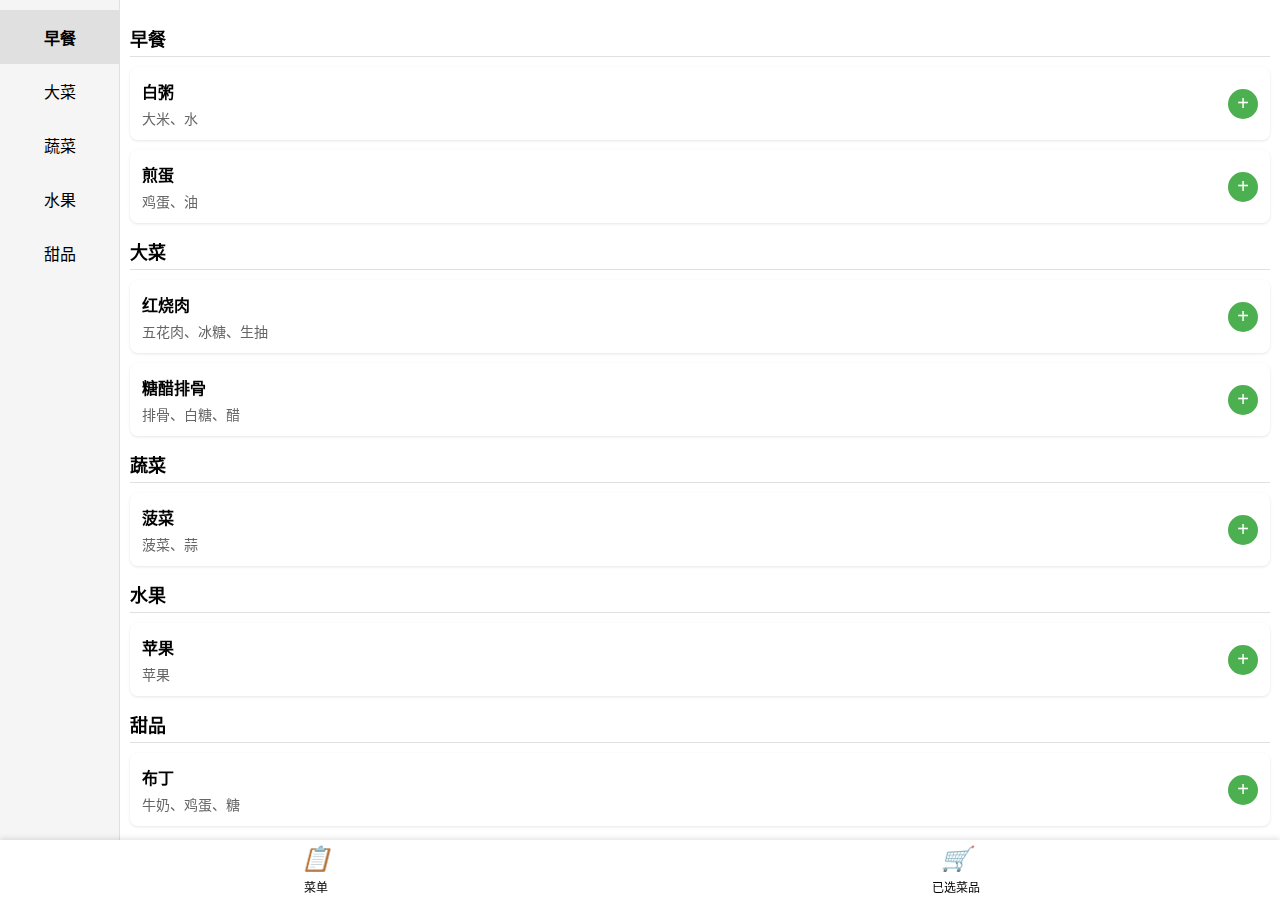
<file: Tools/FamilyMenu/FamilyMenu.html>
<!DOCTYPE html>
<html lang="zh-CN">
<head>
  <meta charset="UTF-8">
  <meta name="viewport" content="width=device-width, initial-scale=1.0, maximum-scale=1.0, user-scalable=no">
  <title>家庭菜单</title>
  <style>
    * {
      margin: 0;
      padding: 0;
      box-sizing: border-box;
      font-family: -apple-system, BlinkMacSystemFont, "Segoe UI", Roboto, Helvetica, Arial, sans-serif;
    }

    body {
      overflow: hidden;
      position: fixed;
      width: 100%;
      height: 100%;
    }

    /* 主布局 */
    .container {
      display: flex;
      height: 100%;
      width: 100%;
      overflow: hidden;
    }

    /* 左侧菜品种类导航 */
    .category-nav {
      width: 30%;
      max-width: 120px;
      height: 100%;
      overflow-y: auto;
      background-color: #f5f5f5;
      border-right: 1px solid #e0e0e0;
      padding: 10px 0;
    }

    .category-item {
      padding: 15px 10px;
      text-align: center;
      cursor: pointer;
      transition: background-color 0.2s;
    }

    .category-item.active {
      background-color: #e0e0e0;
      font-weight: bold;
    }

    /* 右侧菜品展示区域 */
    .dishes-container {
      flex: 1;
      height: 100%;
      overflow-y: auto;
      padding: 10px;
      padding-bottom: 70px; /* 为底部按钮留出空间 */
    }

    .category-title {
      font-size: 18px;
      font-weight: bold;
      margin: 15px 0 10px;
      padding-bottom: 5px;
      border-bottom: 1px solid #e0e0e0;
    }

    .dish-item {
      padding: 12px;
      margin-bottom: 10px;
      background-color: #fff;
      border-radius: 8px;
      box-shadow: 0 1px 3px rgba(0, 0, 0, 0.1);
      display: flex;
      justify-content: space-between;
      align-items: center;
    }

    .dish-info {
      flex: 1;
      cursor: pointer;
    }

    .dish-name {
      font-weight: bold;
      margin-bottom: 5px;
    }

    .dish-ingredients {
      font-size: 14px;
      color: #666;
    }

    .add-button {
      width: 30px;
      height: 30px;
      border-radius: 50%;
      background-color: #4CAF50;
      color: white;
      display: flex;
      justify-content: center;
      align-items: center;
      cursor: pointer;
      margin-left: 10px;
      font-size: 20px;
      transition: background-color 0.2s;
    }

    .add-button.selected {
      background-color: #2E7D32;
    }

    /* 底部功能按钮 */
    .bottom-buttons {
      position: fixed;
      bottom: 0;
      left: 0;
      width: 100%;
      height: 60px;
      background-color: #fff;
      display: flex;
      justify-content: space-around;
      align-items: center;
      box-shadow: 0 -2px 5px rgba(0, 0, 0, 0.1);
      z-index: 10;
    }

    .bottom-button {
      display: flex;
      flex-direction: column;
      align-items: center;
      justify-content: center;
      height: 100%;
      padding: 0 20px;
      cursor: pointer;
    }

    .bottom-button i {
      font-size: 24px;
      margin-bottom: 5px;
    }

    .bottom-button span {
      font-size: 12px;
    }

    .selected-count {
      background-color: #F44336;
      color: white;
      border-radius: 50%;
      width: 20px;
      height: 20px;
      display: flex;
      justify-content: center;
      align-items: center;
      font-size: 12px;
      position: absolute;
      top: 5px;
      right: 25%;
      transform: translateX(50%);
    }

    /* 菜品详情弹窗 */
    .modal {
      display: none;
      position: fixed;
      top: 0;
      left: 0;
      width: 100%;
      height: 100%;
      background-color: rgba(0, 0, 0, 0.5);
      z-index: 20;
      justify-content: center;
      align-items: center;
    }

    .modal-content {
      background-color: #fff;
      width: 80%;
      max-width: 500px;
      border-radius: 10px;
      padding: 20px;
      max-height: 80%;
      overflow-y: auto;
    }

    .modal-title {
      font-size: 20px;
      font-weight: bold;
      margin-bottom: 15px;
      padding-bottom: 10px;
      border-bottom: 1px solid #e0e0e0;
    }

    .modal-section {
      margin-bottom: 15px;
    }

    .modal-section-title {
      font-weight: bold;
      margin-bottom: 5px;
    }

    .modal-section-content {
      line-height: 1.5;
    }

    /* 已选菜品管理 */
    .selected-dishes-container {
      padding: 10px 0;
    }

    .selected-dish-item {
      padding: 10px;
      margin-bottom: 10px;
      background-color: #f5f5f5;
      border-radius: 5px;
      display: flex;
      justify-content: space-between;
      align-items: center;
    }

    .delete-button {
      width: 30px;
      height: 30px;
      border-radius: 50%;
      background-color: #F44336;
      color: white;
      display: flex;
      justify-content: center;
      align-items: center;
      cursor: pointer;
      margin-left: 10px;
      font-size: 16px;
      transition: background-color 0.2s;
    }

    .delete-button:hover {
      background-color: #D32F2F;
    }

    .modal-footer {
      display: flex;
      justify-content: space-between;
      margin-top: 20px;
      padding-top: 15px;
      border-top: 1px solid #e0e0e0;
    }

    .modal-button {
      padding: 10px 20px;
      border-radius: 5px;
      cursor: pointer;
      font-weight: bold;
      text-align: center;
    }

    .cancel-button {
      background-color: #f5f5f5;
      color: #333;
    }

    .confirm-button {
      background-color: #4CAF50;
      color: white;
    }

    .confirm-button.disabled {
      background-color: #cccccc;
      color: #666666;
      cursor: not-allowed;
      opacity: 0.7;
    }

    /* 确认窗口 */
    .confirm-content {
      text-align: center;
    }

    .confirm-title {
      font-size: 18px;
      margin-bottom: 20px;
    }

    .confirm-list {
      text-align: left;
      margin-bottom: 20px;
      max-height: 200px;
      overflow-y: auto;
    }

    .confirm-item {
      padding: 5px 0;
    }

    /* 图标样式 */
    .icon {
      font-size: 24px;
    }
  </style>
</head>
<body>
<div class="container">
  <!-- 左侧菜品种类导航 -->
  <div class="category-nav" id="categoryNav">
    <!-- 由JavaScript动态生成 -->
  </div>

  <!-- 右侧菜品展示区域 -->
  <div class="dishes-container" id="dishesContainer">
    <!-- 由JavaScript动态生成 -->
  </div>
</div>

<!-- 底部功能按钮 -->
<div class="bottom-buttons">
  <div class="bottom-button" id="menuButton">
    <i class="icon">📋</i>
    <span>菜单</span>
  </div>
  <div class="bottom-button" id="selectedButton">
    <i class="icon">🛒</i>
    <span>已选菜品</span>
    <div class="selected-count" id="selectedCount" style="display: none;">0</div>
  </div>
</div>

<!-- 菜品详情弹窗 -->
<div class="modal" id="dishDetailModal">
  <div class="modal-content">
    <div class="modal-title" id="dishDetailTitle"></div>
    <div class="modal-section">
      <div class="modal-section-title">全部材料</div>
      <div class="modal-section-content" id="dishDetailIngredients"></div>
    </div>
    <div class="modal-section">
      <div class="modal-section-title">做法</div>
      <div class="modal-section-content" id="dishDetailMethod"></div>
    </div>
  </div>
</div>

<!-- 已选菜品管理弹窗 -->
<div class="modal" id="selectedDishesModal">
  <div class="modal-content">
    <div class="modal-title">已选菜品</div>
    <div class="selected-dishes-container" id="selectedDishesContainer">
      <!-- 由JavaScript动态生成 -->
    </div>
    <div class="modal-footer">
      <div class="modal-button cancel-button" id="cancelSelectedButton">返回</div>
      <div class="modal-button confirm-button" id="confirmSelectedButton">完成</div>
    </div>
  </div>
</div>

<!-- 确认窗口 -->
<div class="modal" id="confirmModal">
  <div class="modal-content">
    <div class="confirm-content">
      <div class="confirm-title">已选菜品</div>
      <div class="confirm-list" id="confirmList">
        <!-- 由JavaScript动态生成 -->
      </div>
      <div class="modal-footer">
        <div class="modal-button cancel-button" id="backButton">返回</div>
        <div class="modal-button confirm-button" id="copyButton">复制</div>
      </div>
    </div>
  </div>
</div>

<script>
  // 全局变量
  let menuData = null;
  let selectedDishes = [];

  // DOM元素
  const categoryNav = document.getElementById('categoryNav');
  const dishesContainer = document.getElementById('dishesContainer');
  const selectedCount = document.getElementById('selectedCount');
  const selectedButton = document.getElementById('selectedButton');
  const menuButton = document.getElementById('menuButton');
  const dishDetailModal = document.getElementById('dishDetailModal');
  const dishDetailTitle = document.getElementById('dishDetailTitle');
  const dishDetailIngredients = document.getElementById('dishDetailIngredients');
  const dishDetailMethod = document.getElementById('dishDetailMethod');
  const selectedDishesModal = document.getElementById('selectedDishesModal');
  const selectedDishesContainer = document.getElementById('selectedDishesContainer');
  const cancelSelectedButton = document.getElementById('cancelSelectedButton');
  const confirmSelectedButton = document.getElementById('confirmSelectedButton');
  const confirmModal = document.getElementById('confirmModal');
  const confirmList = document.getElementById('confirmList');
  const backButton = document.getElementById('backButton');
  const copyButton = document.getElementById('copyButton');

  // 初始化
  document.addEventListener('DOMContentLoaded', init);

  async function init() {
    try {
      // 加载菜单数据
      const response = await fetch('menu.json');
      menuData = await response.json();

      // 渲染分类导航
      renderCategoryNav();

      // 渲染菜品
      renderDishes();

      // 添加事件监听
      addEventListeners();
    } catch (error) {
      console.error('初始化失败:', error);
      alert('加载菜单数据失败，请刷新页面重试。');
    }
  }

  // 渲染分类导航
  function renderCategoryNav() {
    categoryNav.innerHTML = '';

    menuData.categories.forEach((category, index) => {
      const categoryItem = document.createElement('div');
      categoryItem.className = 'category-item';
      categoryItem.textContent = category.name;
      categoryItem.dataset.id = category.id;

      // 默认选中第一个分类
      if (index === 0) {
        categoryItem.classList.add('active');
      }

      categoryNav.appendChild(categoryItem);
    });
  }

  // 渲染菜品
  function renderDishes() {
    dishesContainer.innerHTML = '';

    menuData.categories.forEach(category => {
      // 创建分类标题
      const categoryTitle = document.createElement('div');
      categoryTitle.className = 'category-title';
      categoryTitle.id = `category-${category.id}`;
      categoryTitle.textContent = category.name;
      dishesContainer.appendChild(categoryTitle);

      // 创建菜品列表
      category.dishes.forEach(dish => {
        const dishItem = document.createElement('div');
        dishItem.className = 'dish-item';

        // 菜品信息
        const dishInfo = document.createElement('div');
        dishInfo.className = 'dish-info';
        dishInfo.dataset.id = dish.id;

        const dishName = document.createElement('div');
        dishName.className = 'dish-name';
        dishName.textContent = dish.name;

        const dishIngredients = document.createElement('div');
        dishIngredients.className = 'dish-ingredients';
        dishIngredients.textContent = dish.mainIngredients;

        dishInfo.appendChild(dishName);
        dishInfo.appendChild(dishIngredients);

        // 添加按钮
        const addButton = document.createElement('div');
        addButton.className = 'add-button';
        addButton.dataset.id = dish.id;
        addButton.textContent = '+';

        // 如果菜品已选中，显示对勾
        if (isDishSelected(dish.id)) {
          addButton.textContent = '✓';
          addButton.classList.add('selected');
        }

        dishItem.appendChild(dishInfo);
        dishItem.appendChild(addButton);

        dishesContainer.appendChild(dishItem);
      });
    });
  }

  // 添加事件监听
  function addEventListeners() {
    // 分类导航点击事件
    categoryNav.addEventListener('click', handleCategoryClick);

    // 菜品信息点击事件（显示详情）
    dishesContainer.addEventListener('click', handleDishClick);

    // 底部按钮点击事件
    menuButton.addEventListener('click', handleMenuButtonClick);
    selectedButton.addEventListener('click', handleSelectedButtonClick);

    // 弹窗相关事件
    dishDetailModal.addEventListener('click', handleModalOutsideClick);
    selectedDishesModal.addEventListener('click', handleModalOutsideClick);
    confirmModal.addEventListener('click', handleModalOutsideClick);

    // 已选菜品管理按钮
    cancelSelectedButton.addEventListener('click', () => hideModal(selectedDishesModal));
    confirmSelectedButton.addEventListener('click', handleConfirmSelectedClick);

    // 确认窗口按钮
    backButton.addEventListener('click', () => {
      hideModal(confirmModal);
      showModal(selectedDishesModal);
    });
    copyButton.addEventListener('click', handleCopyClick);
  }

  // 处理分类点击
  function handleCategoryClick(event) {
    const categoryItem = event.target.closest('.category-item');
    if (!categoryItem) return;

    // 更新选中状态
    document.querySelectorAll('.category-item').forEach(item => {
      item.classList.remove('active');
    });
    categoryItem.classList.add('active');

    // 滚动到对应分类
    const categoryId = categoryItem.dataset.id;
    const categoryElement = document.getElementById(`category-${categoryId}`);
    if (categoryElement) {
      categoryElement.scrollIntoView({ behavior: 'smooth' });
    }
  }

  // 处理菜品点击
  function handleDishClick(event) {
    const dishInfo = event.target.closest('.dish-info');
    const addButton = event.target.closest('.add-button');

    if (dishInfo) {
      // 显示菜品详情
      showDishDetail(dishInfo.dataset.id);
    } else if (addButton) {
      // 添加/移除菜品
      toggleDishSelection(addButton.dataset.id);

      // 更新按钮状态
      if (isDishSelected(addButton.dataset.id)) {
        addButton.textContent = '✓';
        addButton.classList.add('selected');
      } else {
        addButton.textContent = '+';
        addButton.classList.remove('selected');
      }

      // 更新已选数量
      updateSelectedCount();
    }
  }

  // 处理菜单按钮点击
  function handleMenuButtonClick() {
    // 滚动到顶部
    dishesContainer.scrollTop = 0;
  }

  // 处理已选菜品按钮点击
  function handleSelectedButtonClick() {
    renderSelectedDishes();
    showModal(selectedDishesModal);
  }

  // 处理确认已选菜品点击
  function handleConfirmSelectedClick() {
    // 如果按钮被禁用（没有选中的菜品），则不执行任何操作
    if (confirmSelectedButton.classList.contains('disabled')) {
      return;
    }

    renderConfirmList();
    hideModal(selectedDishesModal);
    showModal(confirmModal);
  }

  // 处理复制按钮点击
  function handleCopyClick() {
    const text = generateCopyText();
    copyToClipboard(text);
    alert('已复制到剪贴板');
    hideModal(confirmModal);
  }

  // 处理删除菜品按钮点击
  function handleDeleteDishClick(event) {
    const dishId = event.currentTarget.dataset.id;

    // 从已选菜品中移除
    toggleDishSelection(dishId);

    // 更新已选菜品显示
    renderSelectedDishes();

    // 更新已选数量
    updateSelectedCount();

    // 更新主菜单中的选择状态
    updateMainMenuSelectionState(dishId);
  }

  // 处理弹窗外部点击
  function handleModalOutsideClick(event) {
    if (event.target === event.currentTarget) {
      hideModal(event.currentTarget);
    }
  }

  // 显示菜品详情
  function showDishDetail(dishId) {
    const dish = findDishById(dishId);
    if (!dish) return;

    dishDetailTitle.textContent = dish.name;
    dishDetailIngredients.textContent = dish.allIngredients;
    dishDetailMethod.textContent = dish.method;

    showModal(dishDetailModal);
  }

  // 渲染已选菜品
  function renderSelectedDishes() {
    selectedDishesContainer.innerHTML = '';

    // 根据是否有选中的菜品来设置完成按钮的状态
    if (selectedDishes.length === 0) {
      // 如果没有选中的菜品，禁用完成按钮
      confirmSelectedButton.classList.add('disabled');

      const emptyMessage = document.createElement('div');
      emptyMessage.textContent = '暂无已选菜品';
      emptyMessage.style.textAlign = 'center';
      emptyMessage.style.padding = '20px 0';
      selectedDishesContainer.appendChild(emptyMessage);
      return;
    } else {
      // 如果有选中的菜品，启用完成按钮
      confirmSelectedButton.classList.remove('disabled');
    }

    selectedDishes.forEach(dishId => {
      const dish = findDishById(dishId);
      if (!dish) return;

      const selectedDishItem = document.createElement('div');
      selectedDishItem.className = 'selected-dish-item';

      // 菜品名称
      const dishName = document.createElement('div');
      dishName.textContent = dish.name;

      // 删除按钮
      const deleteButton = document.createElement('div');
      deleteButton.className = 'delete-button';
      deleteButton.textContent = '×';
      deleteButton.dataset.id = dishId;
      deleteButton.addEventListener('click', handleDeleteDishClick);

      selectedDishItem.appendChild(dishName);
      selectedDishItem.appendChild(deleteButton);

      selectedDishesContainer.appendChild(selectedDishItem);
    });
  }

  // 渲染确认列表
  function renderConfirmList() {
    confirmList.innerHTML = '';

    selectedDishes.forEach(dishId => {
      const dish = findDishById(dishId);
      if (!dish) return;

      const confirmItem = document.createElement('div');
      confirmItem.className = 'confirm-item';
      confirmItem.textContent = dish.name;

      confirmList.appendChild(confirmItem);
    });
  }

  // 生成复制文本
  function generateCopyText() {
    let text = '今日菜单：\n\n';

    selectedDishes.forEach(dishId => {
      const dish = findDishById(dishId);
      if (!dish) return;

      text += `【${dish.name}】\n`;
      text += `材料：${dish.allIngredients}\n`;
      text += `做法：\n${dish.method}\n\n`;
    });

    return text;
  }

  // 复制到剪贴板
  function copyToClipboard(text) {
    const textarea = document.createElement('textarea');
    textarea.value = text;
    textarea.style.position = 'fixed';
    textarea.style.opacity = 0;
    document.body.appendChild(textarea);
    textarea.select();
    document.execCommand('copy');
    document.body.removeChild(textarea);
  }

  // 显示弹窗
  function showModal(modal) {
    modal.style.display = 'flex';
  }

  // 隐藏弹窗
  function hideModal(modal) {
    modal.style.display = 'none';
  }

  // 切换菜品选择状态
  function toggleDishSelection(dishId) {
    const index = selectedDishes.indexOf(dishId);
    if (index === -1) {
      selectedDishes.push(dishId);
    } else {
      selectedDishes.splice(index, 1);
    }
  }

  // 判断菜品是否已选中
  function isDishSelected(dishId) {
    return selectedDishes.includes(dishId);
  }

  // 更新已选数量
  function updateSelectedCount() {
    const count = selectedDishes.length;
    selectedCount.textContent = count;

    if (count > 0) {
      selectedCount.style.display = 'flex';
    } else {
      selectedCount.style.display = 'none';
    }
  }

  // 根据ID查找菜品
  function findDishById(dishId) {
    for (const category of menuData.categories) {
      for (const dish of category.dishes) {
        if (dish.id === dishId) {
          return dish;
        }
      }
    }
    return null;
  }

  // 更新主菜单中的选择状态
  function updateMainMenuSelectionState(dishId) {
    // 查找主菜单中对应的添加按钮
    const addButton = document.querySelector(`.add-button[data-id="${dishId}"]`);
    if (addButton) {
      // 更新按钮状态
      if (isDishSelected(dishId)) {
        addButton.textContent = '✓';
        addButton.classList.add('selected');
      } else {
        addButton.textContent = '+';
        addButton.classList.remove('selected');
      }
    }
  }
</script>
</body>
</html>
</file>
<file: css/index.css>
* {
  padding: 0;
  margin: 0;
}
ul,
ol,
li {
  list-style: none;
}
a {
  text-decoration: none;
  color: black;
}
i,
em {
  font-style: normal;
}
nav,
header,
div,
span,
section {
  box-sizing: border-box;
}
html,
body {
  width: 100%;
}
html {
  background-color: rgba(255, 240, 215, 0.1);
}
div.shade {
  width: 100%;
  height: 100%;
  position: fixed;
  font-size: 100rem;
  color: #fff;
  background-color: black;
  z-index: 999;
}
nav#top-nav {
  width: 100%;
  height: 70rem;
  position: fixed;
  top: 0;
  left: 0;
  z-index: 900;
  background-color: rgba(250, 245, 230, 0.99);
}
nav#top-nav ul#top-nav-btn-box {
  margin-left: 210rem;
  float: left;
  overflow: hidden;
}
nav#top-nav ul#top-nav-btn-box li.top-nav-btn {
  width: 100rem;
  height: 70rem;
  line-height: 70rem;
  margin-right: 65rem;
  float: left;
  font-size: 23rem;
  font-family: "Raleway", "Roboto", "Trebuchet MS", "Verdana", "Heiti SC";
  color: #000;
  text-align: center;
}
nav#top-nav div#top-nav-chase-box {
  width: 70rem;
  height: 70rem;
  float: left;
  position: absolute;
  top: 50%;
  left: 50%;
  transform: translate(-50%, -50%);
}
nav#top-nav div#top-nav-chase-box div.top-nav-chase-earth {
  width: 55rem;
  height: 55rem;
  position: absolute;
  top: 50%;
  left: 50%;
  transform: translate(-50%, -60%);
}
nav#top-nav div#top-nav-chase-box div.top-nav-chase-plane {
  width: 52rem;
  height: 52rem;
  position: absolute;
  left: 50%;
  transform: translateX(-50%);
  top: 20%;
}
nav#top-nav div#top-nav-chase-box img {
  width: 100%;
  height: 100%;
}
nav#top-nav ul#top-nav-share-box {
  width: 200rem;
  height: 70rem;
  line-height: 70rem;
  margin-right: 210rem;
  font-size: 23rem;
  font-family: "Raleway", "Roboto", "Trebuchet MS", "Verdana", "Heiti SC";
  color: #000;
  text-align: center;
  float: right;
}
header#top-header {
  width: 100%;
  height: 1050rem;
  background-color: #faf5e6;
  position: relative;
  overflow: hidden;
}
header#top-header div#top-header-bg {
  width: 100%;
  height: 1050rem;
  position: absolute;
  left: 0;
  top: 0;
}
header#top-header div#top-header-imgs {
  width: 100%;
  height: 100%;
  position: absolute;
  left: 0;
  top: 0;
}
header#top-header div#top-header-imgs div#top-header-earth {
  width: 1000rem;
  height: 1000rem;
  border-radius: 50%;
  background-color: #9c7149;
  position: absolute;
  top: 100%;
  left: 50%;
  transform: translate(-50%, -15%);
}
header#top-header div#top-header-imgs div#top-header-plane-window {
  width: 400rem;
  height: 550rem;
  border: 5rem solid #555555;
  border-radius: 130rem;
  background-color: #eee;
  box-shadow: 0 0 10rem 0 rgba(0, 0, 0, 0.5);
  position: absolute;
  top: 50%;
  transform: translateY(-60%);
  right: 15%;
}
header#top-header div#top-header-imgs div#top-header-plane-window div.window {
  width: 300rem;
  height: 450rem;
  border-radius: 80rem;
  background-color: #74dfb2;
  position: absolute;
  top: 50%;
  left: 50%;
  transform: translate(-50%, -50%);
  overflow: hidden;
}
header#top-header div#top-header-imgs div#top-header-plane-window div.window div.window-curtain {
  width: 288rem;
  height: 438rem;
  border-radius: 64rem;
  background-color: #ddd;
  position: absolute;
  top: 50%;
  left: 50%;
  transform: translate(-50%, -80%);
  box-shadow: 0 0 15rem 0 rgba(0, 0, 0, 0.7);
}
header#top-header div#top-header-imgs div#top-header-plane-window div.window div.window-curtain div.curtain-handle {
  width: 30%;
  height: 10rem;
  background-color: #bbb;
  border-radius: 5rem;
  position: absolute;
  left: 50%;
  transform: translateX(-50%);
  bottom: 3%;
  box-shadow: 0 0 8rem 0 rgba(75, 75, 75, 0.4) inset;
}
header#top-header div#top-header-imgs div#top-header-plane-window div.window div.window-curtain div.curtain-handle div.curtain-light {
  width: 20rem;
  height: 6rem;
  border-radius: 3rem;
  background-color: #0f0;
  position: absolute;
  top: 50%;
  left: 50%;
  transform: translate(-50%, -50%);
}
header#top-header div#top-header-imgs div#top-header-plane-window div.window div.window-inner-border {
  width: 300rem;
  height: 450rem;
  border: 8rem solid #999999;
  border-radius: 80rem;
  box-shadow: 0 0 10rem 0 rgba(0, 0, 0, 0.5) inset;
  position: absolute;
}
header#top-header div#top-header-content {
  position: absolute;
  left: 300rem;
  top: 250rem;
}
header#top-header div#top-header-content div#top-header-title {
  position: relative;
  font-size: 80rem;
  font-weight: 500;
  font-family: "Merriweather", "Tahoma", "Trebuchet MS", "Helvetica", "Yuanti SC";
}
header#top-header div#top-header-content div#top-header-title p {
  position: relative;
  display: flex;
}
header#top-header div#top-header-content div#top-header-title p:first-child {
  width: 50%;
}
header#top-header div#top-header-content div#top-header-title p:last-child {
  width: 100%;
}
header#top-header div#top-header-content div#top-header-title span {
  position: relative;
}
header#top-header div#top-header-content div#top-header-title span.space {
  width: 30rem;
}
header#top-header div#top-header-content div#top-header-title span.word {
  overflow: hidden;
}
header#top-header div#top-header-content div#top-header-title span.word i {
  position: relative;
  top: 80rem;
}
header#top-header div#top-header-content div#top-header-text {
  width: 600rem;
  position: relative;
  margin-top: 50rem;
  font-size: 30rem;
  text-align: justify;
}
header#top-header div#top-header-content div#top-header-text div.tag-box {
  margin-top: 20rem;
  font-size: 25rem;
  color: #003e57;
}
header#top-header div#top-header-content div#top-header-text div.tag-box span.hashtag {
  margin-right: 5rem;
}
header#top-header::after {
  content: "";
  width: 100%;
  height: 1050rem;
  box-shadow: 0 -15rem 35rem -15rem rgba(129, 129, 129, 0.6) inset;
  position: absolute;
}
section#mid-main {
  width: 1500rem;
  margin: 60rem auto 0;
  position: relative;
  overflow: hidden;
}
section#mid-main div.mid-main-long-box {
  width: 1500rem;
  height: 450rem;
  border-radius: 30rem;
  margin: 40rem 0;
  background-color: #fff;
  overflow: hidden;
  position: relative;
}
section#mid-main div.mid-main-long-box div.long-box-shadow {
  border-radius: 30rem;
}
section#mid-main div.short-box-container {
  overflow: hidden;
}
section#mid-main div.mid-main-short-box {
  width: 710rem;
  height: 450rem;
  border-radius: 30rem;
  margin: 40rem 0;
  background-color: #fff;
  overflow: hidden;
  position: relative;
}
section#mid-main div.mid-main-short-box div.short-box-shadow {
  border-radius: 30rem;
}
section#mid-main div.left-box {
  float: left;
}
section#mid-main div.right-box {
  float: right;
}
section#mid-main div.main-box-shadow {
  width: 100%;
  height: 100%;
  box-shadow: 0 0 20rem 0 rgba(0, 0, 0, 0.4) inset;
  position: absolute;
  top: 0;
  left: 0;
}
section#mid-main div#current-job img.apple-logo {
  width: 350rem;
  position: absolute;
  top: 50%;
  transform: translate(-20%, -50%);
}
section#mid-main div#current-job div.current-job-content {
  position: absolute;
  top: 50%;
  left: 30%;
  transform: translate(0, -50%);
}
section#mid-main div#current-job div.current-job-content div.job-company {
  font-size: 90rem;
  font-weight: 600;
  margin-bottom: 20rem;
}
section#mid-main div#current-job div.current-job-content div.job-title {
  font-size: 60rem;
}
section#mid-main div#current-job div.current-job-content div.job-location,
section#mid-main div#current-job div.current-job-content div.job-duration {
  font-size: 30rem;
}
section#mid-main div#current-job img.badge {
  width: 260rem;
  position: absolute;
  right: 2%;
  transform: translateY(-5%);
}
section#mid-main div.short-box-content {
  position: absolute;
  top: 50%;
  left: 3%;
  transform: translateY(-50%);
}
section#mid-main div.short-box-content div.short-box-text-1 {
  font-size: 60rem;
  font-weight: 800;
  margin-bottom: 30rem;
}
section#mid-main div.short-box-content div.short-box-text-2,
section#mid-main div.short-box-content div.short-box-text-3,
section#mid-main div.short-box-content div.short-box-text-4 {
  font-size: 30rem;
}
section#mid-main img.short-box-img {
  width: 300rem;
  position: absolute;
  top: 50%;
  right: -3%;
  transform: translateY(-50%);
}
footer {
  width: 1500rem;
  height: 400rem;
  margin: 30rem auto 0;
  position: relative;
}
footer div#footer-animoji {
  height: 340rem;
  position: absolute;
  bottom: 0;
  left: 15%;
}
footer div#footer-animoji img {
  height: 100%;
}
footer div#footer-content {
  position: absolute;
  top: 50%;
  transform: translateY(-50%);
  right: 20%;
}
footer div#footer-content div.footer-title {
  text-align: center;
  font-size: 80rem;
}
footer div#footer-content div.footer-text {
  text-align: center;
  font-size: 23rem;
}
</file>
<file: css/animation.css>
@keyframes wordFadeUp {
  to {
    top: 0;
  }
}
header#top-header div#top-header-content div#top-header-title i {
  animation: wordFadeUp 400ms ease-in forwards;
}
header#top-header div#top-header-content div#top-header-title i.word-1 {
  animation-delay: 150ms;
}
header#top-header div#top-header-content div#top-header-title i.word-2 {
  animation-delay: 300ms;
}
header#top-header div#top-header-content div#top-header-title i.word-3 {
  animation-delay: 450ms;
}
header#top-header div#top-header-content div#top-header-title i.word-4 {
  animation-delay: 600ms;
}
header#top-header div#top-header-content div#top-header-title i.word-5 {
  animation-delay: 750ms;
}
header#top-header div#top-header-content div#top-header-title i.word-6 {
  animation-delay: 900ms;
}
header#top-header div#top-header-content div#top-header-title i.word-7 {
  animation-delay: 1050ms;
}
</file>
